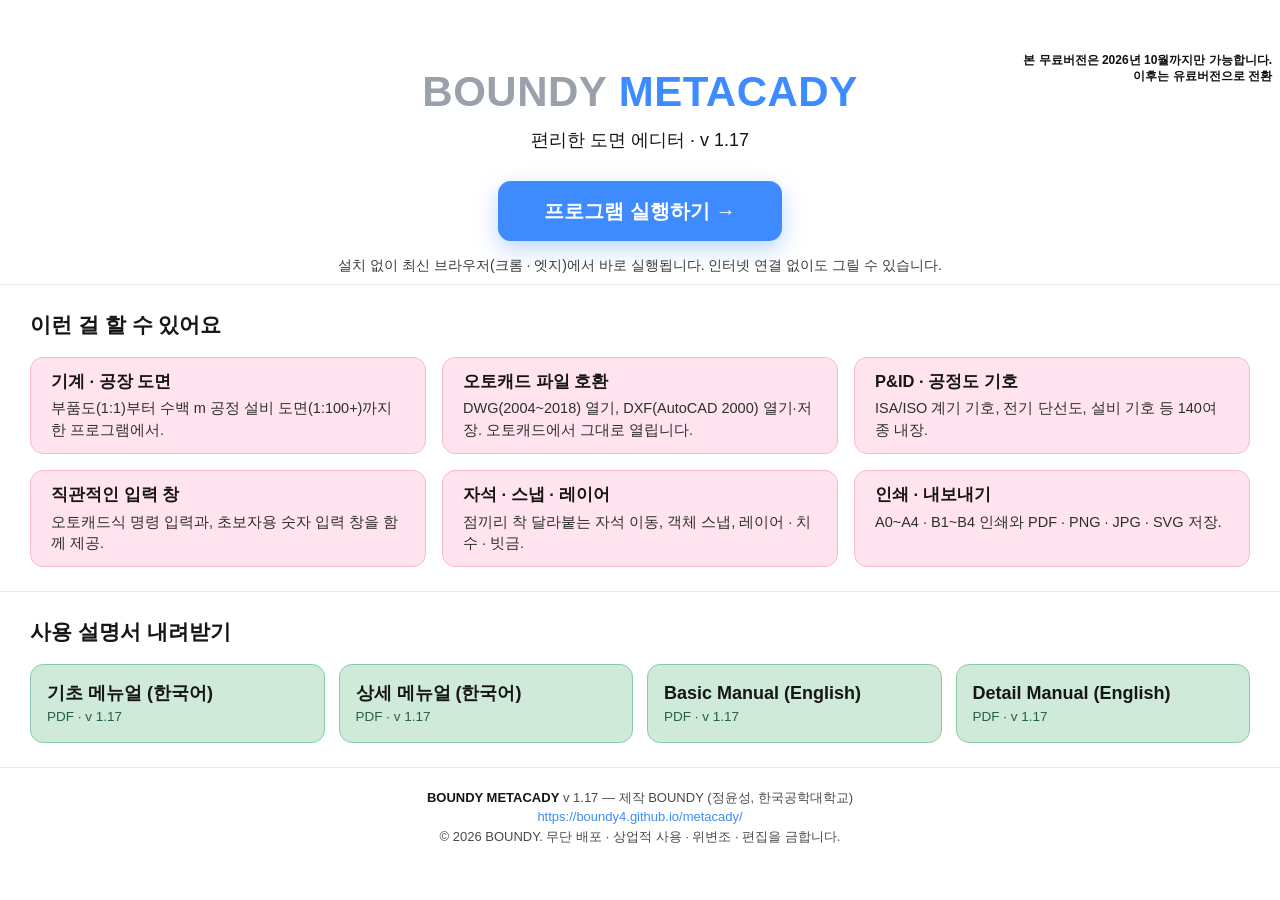
<file: index.html>
<!DOCTYPE html>
<html lang="ko">
<head>
<meta charset="utf-8">
<meta name="viewport" content="width=device-width, initial-scale=1">
<title>BOUNDY METACADY — 편리한 도면 에디터</title>
<meta name="description" content="AutoCAD를 간편하게 대체하는 2D CAD 웹앱. 기계 부품도와 공장 공정 · 배관 도면, DWG · DXF 호환.">
<style>
  :root{--bg:#ffffff;--line:#e5e8ec;--text:#161616;--acc:#3d8bff;}
  *{box-sizing:border-box;} html,body{margin:0;height:100%;overflow:hidden;background:var(--bg);color:var(--text);font-family:"Malgun Gothic","맑은 고딕","Segoe UI",sans-serif;line-height:1.5;}
  a{color:inherit;text-decoration:none;}
  /* 어떤 모니터에서든 같은 비율: 기준 폭(1280px)으로 만든 뒤 화면에 맞춰 균일 배율로 확대/축소 */
  #fit{position:fixed;inset:0;display:flex;align-items:center;justify-content:center;background:var(--bg);}
  #stage{width:1280px;transform-origin:center center;will-change:transform;position:relative;}
  .expire{position:absolute;top:6px;right:8px;font-size:12px;color:#111;text-align:right;line-height:1.35;font-weight:600;}
  .wrap{max-width:100%;margin:0 auto;padding:0 30px;width:100%;}
  header{padding:14px 0 8px;text-align:center;}
  .logo{font-size:42px;font-weight:800;letter-spacing:.5px;color:#9aa1ab;} .logo .m{color:var(--acc);}
  .tag{color:#161616;margin-top:4px;font-size:18px;}
  .cta{margin:27px 0 13px;display:flex;gap:14px;justify-content:center;flex-wrap:wrap;}
  .run{background:var(--acc);color:#fff;font-weight:700;font-size:20px;padding:15px 46px;border-radius:13px;box-shadow:0 8px 22px rgba(61,139,255,.34);}
  .run:hover{filter:brightness(1.08);}
  .note{color:#3a3a3a;font-size:14px;margin-top:14px;}
  section{padding:24px 0;border-top:1px solid var(--line);}
  h2{font-size:21px;margin:0 0 16px;color:#161616;}
  .grid{display:grid;grid-template-columns:repeat(3,1fr);gap:16px;}
  .card{background:#ffe3ef;border:1px solid #f5b9d4;border-radius:13px;padding:11px 20px;}
  .card b{display:block;font-size:16.5px;margin-bottom:5px;color:#161616;} .card p{margin:0;color:#2f2f2f;font-size:14.5px;line-height:1.5;}
  .dls{display:grid;grid-template-columns:repeat(4,1fr);gap:14px;}
  .dl{background:#cfead9;border:1px solid #8bcaa8;border-radius:13px;padding:15px 16px;display:flex;flex-direction:column;transition:border-color .15s,box-shadow .15s;}
  .dl:hover{border-color:#2f9e75;box-shadow:0 4px 14px rgba(47,158,117,.3);} .dl b{font-size:18px;color:#161616;} .dl small{color:#276048;font-size:13.5px;}
  footer{padding:20px 0 8px;color:#4a4a4a;font-size:13px;text-align:center;border-top:1px solid var(--line);}
  footer b{color:#161616;}
  @media(max-width:820px){ html,body{height:auto;overflow:auto;} #fit{position:static;display:block;} #stage{width:100%!important;transform:none!important;} .grid{grid-template-columns:1fr 1fr;} .dls{grid-template-columns:1fr 1fr;} }
  @media(max-width:520px){ .grid{grid-template-columns:1fr;} .dls{grid-template-columns:1fr;} }
</style>
</head>
<body>
<div id="fit"><div id="stage">
<div class="expire">본 무료버전은 2026년 10월까지만 가능합니다.<br>이후는 유료버전으로 전환</div>
<header>
  <div class="wrap">
    <div class="logo">BOUNDY <span class="m">METACADY</span></div>
    <div class="tag">편리한 도면 에디터 · v 1.17</div>
    <div class="cta"><a class="run" href="app/">프로그램 실행하기 →</a></div>
    <div class="note">설치 없이 최신 브라우저(크롬 · 엣지)에서 바로 실행됩니다. 인터넷 연결 없이도 그릴 수 있습니다.</div>
  </div>
</header>
<section><div class="wrap">
  <h2>이런 걸 할 수 있어요</h2>
  <div class="grid">
    <div class="card"><b>기계 · 공장 도면</b><p>부품도(1:1)부터 수백 m 공정 설비 도면(1:100+)까지 한 프로그램에서.</p></div>
    <div class="card"><b>오토캐드 파일 호환</b><p>DWG(2004~2018) 열기, DXF(AutoCAD 2000) 열기·저장. 오토캐드에서 그대로 열립니다.</p></div>
    <div class="card"><b>P&amp;ID · 공정도 기호</b><p>ISA/ISO 계기 기호, 전기 단선도, 설비 기호 등 140여 종 내장.</p></div>
    <div class="card"><b>직관적인 입력 창</b><p>오토캐드식 명령 입력과, 초보자용 숫자 입력 창을 함께 제공.</p></div>
    <div class="card"><b>자석 · 스냅 · 레이어</b><p>점끼리 착 달라붙는 자석 이동, 객체 스냅, 레이어 · 치수 · 빗금.</p></div>
    <div class="card"><b>인쇄 · 내보내기</b><p>A0~A4 · B1~B4 인쇄와 PDF · PNG · JPG · SVG 저장.</p></div>
  </div>
</div></section>
<section><div class="wrap">
  <h2>사용 설명서 내려받기</h2>
  <div class="dls">
    <a class="dl" href="manual/METACADY-Manual-Basic.pdf" download><b>기초 메뉴얼 (한국어)</b><small>PDF · v 1.17</small></a>
    <a class="dl" href="manual/METACADY-Manual-Detail.pdf" download><b>상세 메뉴얼 (한국어)</b><small>PDF · v 1.17</small></a>
    <a class="dl" href="manual/METACADY-Manual-Basic-EN.pdf" download><b>Basic Manual (English)</b><small>PDF · v 1.17</small></a>
    <a class="dl" href="manual/METACADY-Manual-Detail-EN.pdf" download><b>Detail Manual (English)</b><small>PDF · v 1.17</small></a>
  </div>
</div></section>
<footer><div class="wrap">
  <b>BOUNDY METACADY</b> v 1.17 — 제작 BOUNDY (정윤성, 한국공학대학교)<br>
  <a href="https://boundy4.github.io/metacady/" style="color:var(--acc)">https://boundy4.github.io/metacady/</a><br>
  © 2026 BOUNDY. 무단 배포 · 상업적 사용 · 위변조 · 편집을 금합니다.
</div></footer>
</div></div>
<script>
(function(){var st=document.getElementById('stage');function apply(){if(matchMedia('(max-width:820px)').matches){st.style.transform='none';return;}st.style.transform='none';var w=st.offsetWidth,h=st.offsetHeight;var s=Math.min(innerWidth/w,innerHeight/h);st.style.transform='scale('+s+')';}addEventListener('resize',apply);addEventListener('load',apply);apply();})();
</script>
</body>
</html>
</file>
